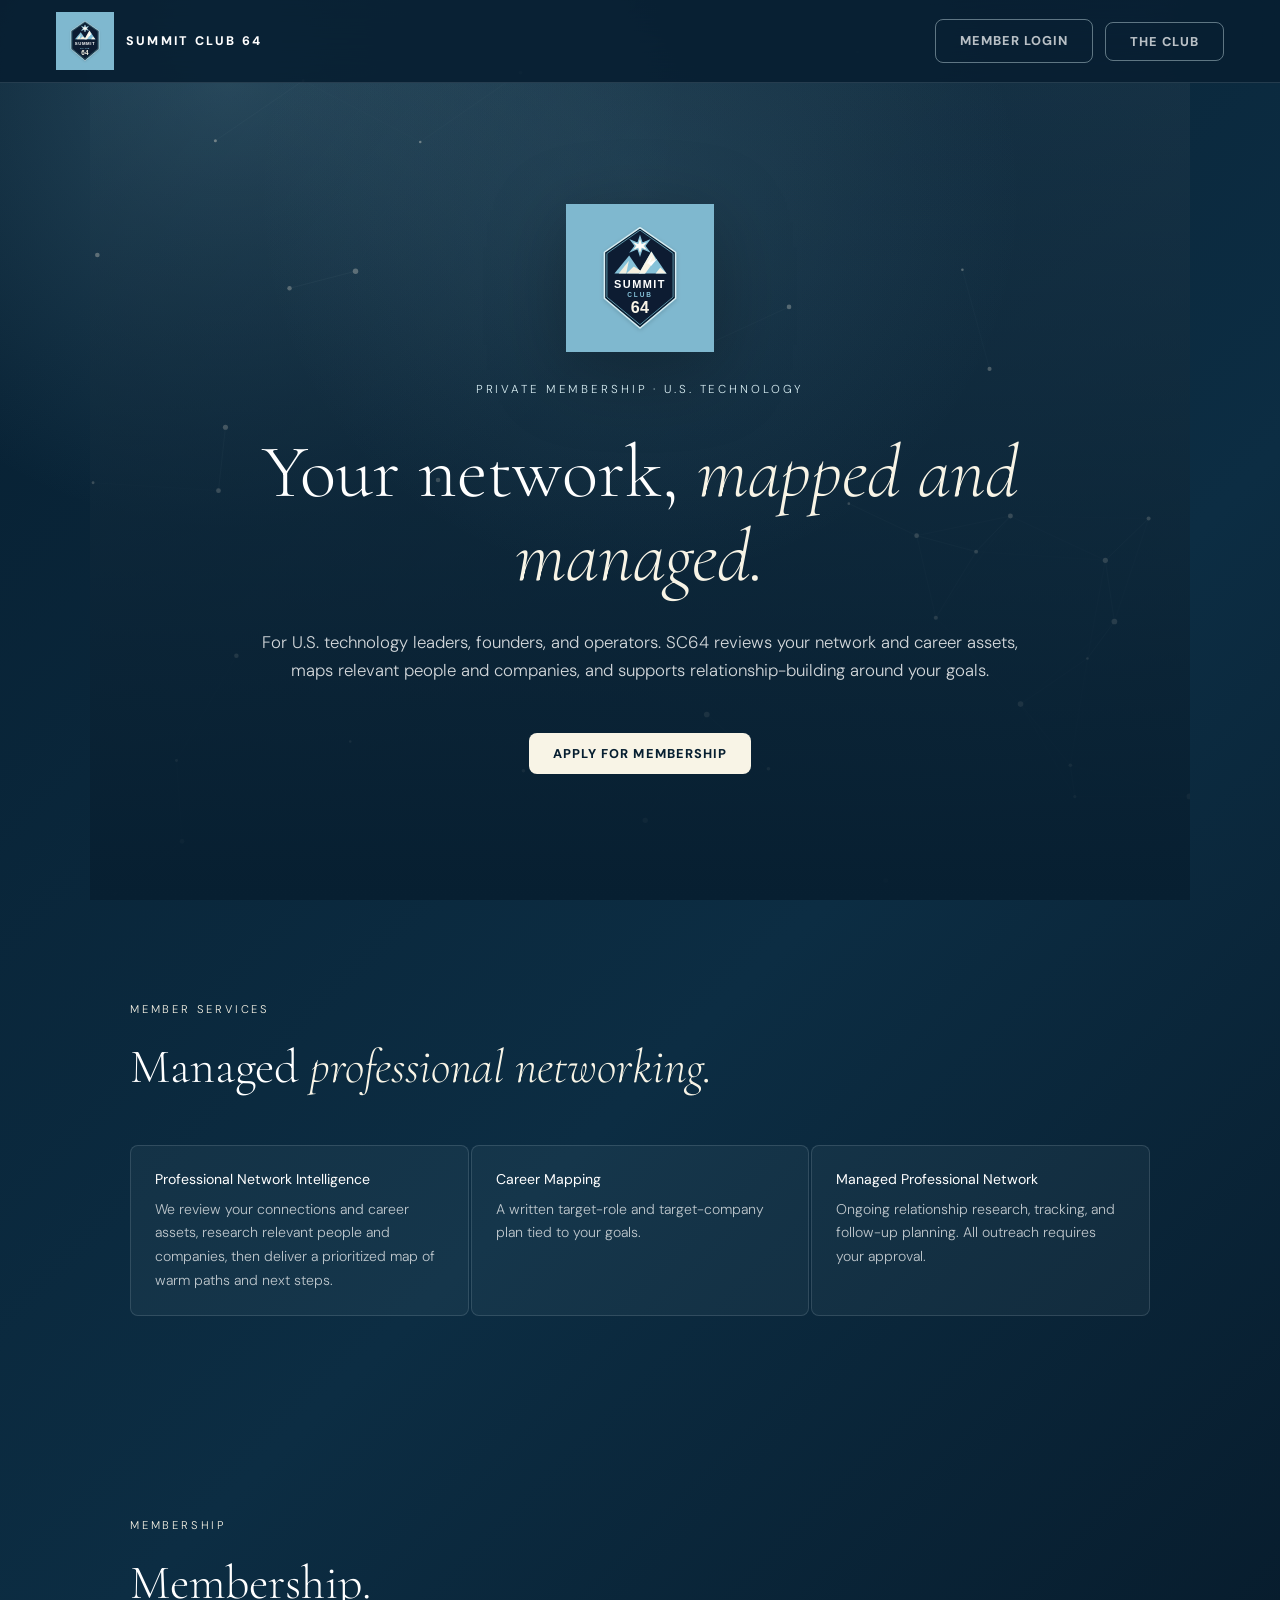
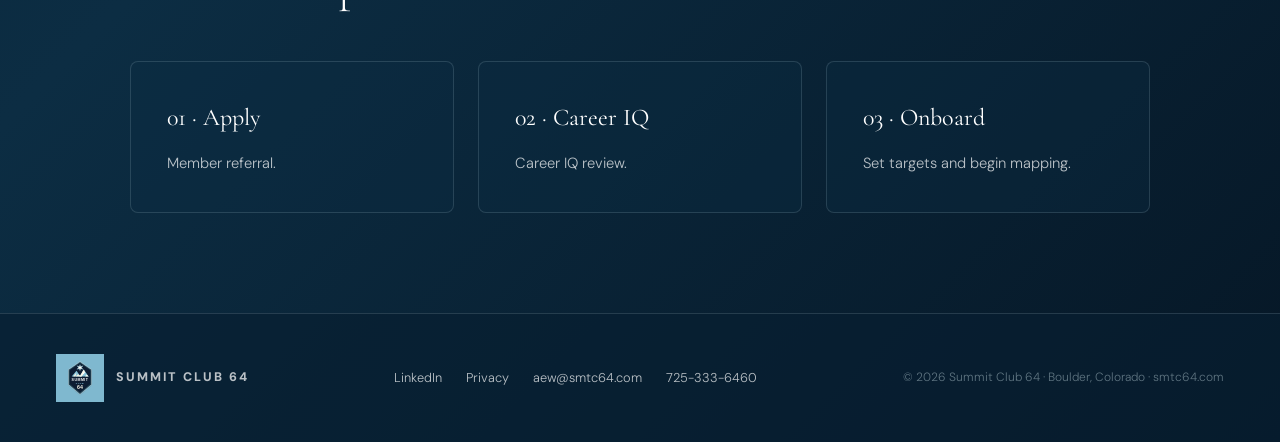
<file: index.html>
<!DOCTYPE html>
<html lang="en">
<head>
<meta charset="UTF-8">
<meta name="viewport" content="width=device-width, initial-scale=1.0">
<title>Summit Club 64 | Network Intelligence &amp; Career Mapping</title>
<meta name="description" content="Private professional network intelligence, career mapping, and managed network support for U.S. technology leaders, founders, and operators.">
<meta name="theme-color" content="#071f31">
<meta property="og:title" content="Summit Club 64 | Network Intelligence &amp; Career Mapping">
<meta property="og:description" content="Private network intelligence, career mapping, and managed professional-network support for U.S. technology leaders.">
<meta property="og:type" content="website">
<meta property="og:url" content="https://www.smtc64.com/">
<meta property="og:image" content="https://www.smtc64.com/assets/sc64-og-image-1200x630.png">
<meta property="og:image:width" content="1200">
<meta property="og:image:height" content="630">
<meta name="twitter:card" content="summary_large_image">
<meta name="twitter:title" content="Summit Club 64 | Private Career Club">
<meta name="twitter:description" content="A private career club offering Professional Network Intelligence, Career Mapping, and a Managed Professional Network.">
<meta name="twitter:image" content="https://www.smtc64.com/assets/sc64-og-image-1200x630.png">
<link rel="canonical" href="https://www.smtc64.com/">
<link rel="icon" type="image/png" sizes="32x32" href="/assets/sc64-favicon-32.png">
<link rel="apple-touch-icon" sizes="180x180" href="/assets/sc64-apple-touch-icon-180.png">
<link rel="icon" type="image/png" sizes="512x512" href="/assets/sc64-icon-512.png">
<link rel="manifest" href="/site.webmanifest">
<link rel="preload" href="/assets/sc64-logo.svg" as="image" type="image/svg+xml">
<link rel="preconnect" href="https://fonts.googleapis.com">
<link rel="preconnect" href="https://fonts.gstatic.com" crossorigin>
<link href="https://fonts.googleapis.com/css2?family=Cormorant+Garamond:ital,wght@0,300;0,400;0,500;1,300;1,400&amp;family=DM+Sans:wght@300;400;500&amp;display=swap" rel="stylesheet">
<style>
:root {
  --sky: #7fb8cf;
  --sky-light: #d9eef3;
  --ice: #86c2d9;
  --bg: #071f31;
  --bg2: #0c2d43;
  --surface: rgba(12,45,67,0.72);
  --surface-solid: #102f43;
  --border: rgba(217,238,243,0.14);
  --border-hover: rgba(217,238,243,0.42);
  --text: #ffffff;
  --muted: rgba(255,255,255,0.72);
  --accent: #7fb8cf;
  --accent2: #d9eef3;
  --plum: #86c2d9;
  --rust: #2f6f8a;
  --gold: #f8f4e6;
  --gold-muted: rgba(248,244,230,0.12);
  --paper: #f8f4e6;
  --ink: #071f31;
  --shadow: 0 18px 48px rgba(7,31,49,0.22);
}
*,*::before,*::after{box-sizing:border-box;margin:0;padding:0;}
html{scroll-behavior:smooth;}
body{font-family:'DM Sans',system-ui,sans-serif;background:radial-gradient(circle at 18% 4%,rgba(127,184,207,0.25),transparent 28rem),linear-gradient(135deg,var(--bg) 0%,var(--bg2) 52%,#061726 100%);color:var(--text);font-size:16px;line-height:1.7;font-weight:300;-webkit-font-smoothing:antialiased;overflow-x:hidden;}
nav{position:fixed;top:0;left:0;right:0;z-index:200;display:flex;align-items:center;justify-content:space-between;padding:12px 56px;background:rgba(7,31,49,0.9);backdrop-filter:blur(24px);-webkit-backdrop-filter:blur(24px);border-bottom:1px solid var(--border);}
.nav-logo{display:flex;align-items:center;gap:12px;color:var(--text);text-decoration:none;}
.nav-logo picture{display:block;flex:0 0 auto;}
.nav-logo img{display:block;width:58px;height:58px;object-fit:contain;}
.nav-logo-text{font-size:0.78rem;font-weight:800;letter-spacing:0.18em;text-transform:uppercase;line-height:1.2;}
.nav-actions{display:flex;gap:12px;align-items:center;}
.btn{display:inline-block;padding:10px 24px;border-radius:8px;font-size:0.8rem;font-weight:800;letter-spacing:0.08em;text-transform:uppercase;cursor:pointer;border:none;text-decoration:none;transition:all 0.2s ease;font-family:'DM Sans',sans-serif;}
.btn-ghost{background:transparent;border:1px solid var(--border-hover);color:var(--muted);}
.member-login{background:transparent;border:1px solid var(--border-hover);color:var(--muted);}
.member-login:hover{border-color:var(--sky-light);color:var(--sky-light);}
.btn-ghost:hover{border-color:var(--sky-light);color:var(--sky-light);}
.btn-primary{background:var(--gold);color:var(--ink);}
.btn-primary:hover{background:var(--sky-light);}
.btn-gold{background:transparent;border:1px solid var(--gold);color:var(--gold);}
.btn-gold:hover{background:var(--gold-muted);}
.hero{min-height:100vh;display:flex;align-items:center;justify-content:center;text-align:center;padding:150px 40px 72px;position:relative;overflow:hidden;}
#network-canvas{position:absolute;inset:0;width:100%;height:100%;opacity:0.74;}
.hero::after{content:'';position:absolute;inset:0;background:radial-gradient(circle at 50% 22%,rgba(127,184,207,0.12),transparent 24rem),linear-gradient(180deg,rgba(7,31,49,0.18),rgba(7,31,49,0.82) 74%,var(--bg));pointer-events:none;}
.hero-content{position:relative;z-index:1;width:min(1080px,100%);}
.hero-brand-logo{display:block;margin:0 auto 28px;opacity:0;animation:fadeUp 0.8s ease forwards 0.1s;}
.hero-brand-logo img{display:block;width:148px;height:148px;margin:0 auto;object-fit:contain;filter:drop-shadow(0 18px 38px rgba(0,0,0,0.26));}
.hero-eyebrow{font-size:0.72rem;letter-spacing:0.25em;text-transform:uppercase;color:var(--sky-light);margin-bottom:32px;opacity:0;animation:fadeUp 0.8s ease forwards 0.2s;}
.hero h1{font-family:'Cormorant Garamond',serif;font-size:4.7rem;font-weight:300;line-height:1.12;max-width:990px;margin:0 auto 28px;opacity:0;animation:fadeUp 0.8s ease forwards 0.4s;}
.hero h1 em{font-style:italic;color:var(--gold);}
.hero-sub{font-size:1.05rem;color:rgba(255,255,255,0.82);max-width:760px;margin:0 auto 48px;opacity:0;animation:fadeUp 0.8s ease forwards 0.6s;}
.hero-ctas{display:flex;gap:16px;justify-content:center;flex-wrap:wrap;opacity:0;animation:fadeUp 0.8s ease forwards 0.8s;}
.ticker-wrap{width:100%;overflow:hidden;padding:20px 0;border-top:1px solid var(--border);border-bottom:1px solid var(--border);background:rgba(12,45,67,0.82);}
.ticker-track{display:flex;gap:0;width:max-content;animation:ticker 34s linear infinite;}
.ticker-item{font-size:0.7rem;letter-spacing:0.2em;text-transform:uppercase;color:var(--muted);padding:0 40px;white-space:nowrap;}
.ticker-item span{color:var(--gold);margin-right:40px;}
@keyframes ticker{from{transform:translateX(0);}to{transform:translateX(-50%);}}
section{padding:100px 40px;max-width:1100px;margin:0 auto;}
.section-label{font-size:0.7rem;letter-spacing:0.25em;text-transform:uppercase;color:var(--gold);margin-bottom:20px;}
section h2{font-family:'Cormorant Garamond',serif;font-size:3rem;font-weight:300;line-height:1.2;margin-bottom:48px;}
section h2 em{font-style:italic;color:var(--gold);}
.lede{color:var(--muted);font-size:1rem;max-width:780px;margin-top:-28px;margin-bottom:42px;}
.services-grid{display:grid;grid-template-columns:repeat(auto-fit,minmax(240px,1fr));gap:2px;margin-top:48px;}
.service-card{background:var(--surface);padding:40px 32px;border:1px solid var(--border);border-radius:8px;box-shadow:var(--shadow);transition:border-color 0.2s,transform 0.2s;}
.service-card:hover{transform:translateY(-2px);}
.service-card:hover{border-color:var(--border-hover);}
.service-num{font-family:'Cormorant Garamond',serif;font-size:2.5rem;color:var(--border-hover);line-height:1;margin-bottom:20px;}
.service-card h3{font-family:'Cormorant Garamond',serif;font-size:1.35rem;font-weight:400;margin-bottom:12px;color:var(--text);}
.service-card p{color:var(--muted);font-size:0.92rem;}
.serve-grid{display:grid;grid-template-columns:repeat(auto-fit,minmax(280px,1fr));gap:24px;margin-top:16px;}
.serve-card{padding:36px;border:1px solid var(--border);border-radius:8px;background:rgba(12,45,67,0.36);transition:border-color 0.2s,background 0.2s;}
.serve-card:hover{border-color:var(--gold);background:var(--gold-muted);}
.serve-card h3{font-family:'Cormorant Garamond',serif;font-size:1.5rem;font-weight:400;margin-bottom:12px;}
.serve-card p{color:var(--muted);font-size:0.92rem;}
.engagement-wrap{background:var(--surface);border:1px solid var(--border);border-radius:8px;box-shadow:var(--shadow);padding:64px;display:grid;grid-template-columns:1fr 1fr;gap:64px;align-items:start;}
@media(max-width:768px){.engagement-wrap{grid-template-columns:1fr;padding:40px 28px;gap:40px;}}
.feature-list{list-style:none;margin:32px 0 40px;}
.feature-list li{padding:12px 0;border-bottom:1px solid var(--border);color:var(--muted);font-size:0.92rem;display:flex;align-items:flex-start;gap:12px;}
.feature-list li::before{content:"\00B7";color:var(--gold);font-size:1.4rem;line-height:1;}
.engagement-right{padding-top:8px;}
.engagement-right p{color:var(--muted);font-size:0.92rem;margin-bottom:24px;}
.forms-section{background:rgba(12,45,67,0.82);border-top:1px solid var(--border);border-bottom:1px solid var(--border);padding:80px 40px;}
.forms-inner{max-width:900px;margin:0 auto;}
.contact-panel{background:var(--surface);border:1px solid var(--border);padding:48px;border-radius:8px;box-shadow:var(--shadow);}
.contact-panel p{color:var(--muted);font-size:0.95rem;margin-bottom:24px;max-width:720px;}
.contact-actions{display:flex;flex-wrap:wrap;gap:14px;margin-top:28px;}
.signal-list{display:grid;grid-template-columns:repeat(auto-fit,minmax(220px,1fr));gap:2px;margin-top:32px;}
.signal-item{border:1px solid var(--border);border-radius:8px;padding:22px 24px;color:var(--muted);font-size:0.88rem;background:rgba(217,238,243,0.045);}
.signal-item strong{display:block;color:var(--text);font-weight:400;margin-bottom:6px;}
.proof-strip{display:grid;grid-template-columns:repeat(4,1fr);gap:2px;margin-top:42px;border:1px solid var(--border);background:var(--border);}
.proof-item{background:var(--bg);padding:22px 20px;text-align:left;}
.proof-item strong{display:block;font-family:'Cormorant Garamond',serif;font-size:1.7rem;font-weight:400;color:var(--gold);line-height:1.1;margin-bottom:6px;}
.proof-item span{display:block;color:var(--muted);font-size:0.78rem;letter-spacing:0.08em;text-transform:uppercase;line-height:1.4;}
.agent-section{max-width:100%;background:var(--paper);color:var(--ink);border-top:1px solid rgba(0,0,0,0.08);border-bottom:1px solid rgba(0,0,0,0.08);}
.agent-section .section-label{color:var(--rust);}
.agent-section h2{color:var(--ink);max-width:1000px;}
.agent-section h2 em{color:var(--rust);}
.agent-section .lede{color:#58615f;margin-top:-22px;}
.agent-inner{max-width:1120px;margin:0 auto;}
.agent-layout{display:grid;grid-template-columns:minmax(0,0.92fr) minmax(360px,1.08fr);gap:32px;align-items:stretch;margin-top:42px;}
.agent-summary{display:flex;flex-direction:column;gap:18px;}
.agent-point{border-left:3px solid var(--accent);padding:4px 0 4px 18px;color:#4c5552;font-size:0.95rem;}
.agent-point strong{display:block;color:var(--ink);font-weight:500;margin-bottom:4px;}
.agent-doc-actions{display:flex;flex-wrap:wrap;gap:12px;margin-top:8px;}
.agent-doc-actions .btn{color:var(--ink);}
.agent-doc-actions .btn-primary{color:#fff;}
.agent-panel{border:1px solid rgba(7,31,49,0.15);background:#fff;border-radius:8px;overflow:hidden;box-shadow:var(--shadow);}
.agent-topbar{display:flex;align-items:center;justify-content:space-between;gap:16px;background:var(--ink);color:#fff;padding:16px 18px;border-bottom:1px solid rgba(255,255,255,0.1);}
.agent-name{font-size:0.78rem;letter-spacing:0.16em;text-transform:uppercase;}
.agent-status{display:flex;align-items:center;gap:8px;color:#b9cbc8;font-size:0.78rem;}
.agent-status::before{content:'';width:8px;height:8px;border-radius:50%;background:var(--accent);}
.agent-screen{padding:22px;min-height:430px;display:flex;flex-direction:column;gap:18px;}
.agent-response{background:#eef7fa;border:1px solid rgba(127,184,207,0.34);border-radius:8px;padding:20px;color:#263744;font-size:0.94rem;min-height:178px;}
.agent-response strong{display:block;color:var(--ink);font-weight:500;margin-bottom:8px;}
.agent-response ul{margin:10px 0 0 18px;}
.agent-response li{margin:5px 0;}
.agent-prompts{display:grid;grid-template-columns:repeat(2,minmax(0,1fr));gap:10px;}
.agent-prompts button{border:1px solid rgba(23,27,28,0.16);background:#fff;color:var(--ink);border-radius:6px;padding:12px;text-align:left;font-family:'DM Sans',sans-serif;font-size:0.83rem;line-height:1.35;cursor:pointer;transition:border-color 0.2s,background 0.2s;}
.agent-prompts button:hover{border-color:var(--accent);background:#f7fbfa;}
.agent-input-row{display:grid;grid-template-columns:1fr auto;gap:10px;margin-top:auto;}
.agent-input-row input{min-width:0;border:1px solid rgba(23,27,28,0.18);border-radius:6px;padding:12px 14px;font:inherit;color:var(--ink);background:#fff;}
.agent-input-row button{border-radius:6px;}
.agent-note{font-size:0.78rem;color:#66706d;line-height:1.45;}
.agent-proof{display:grid;grid-template-columns:repeat(3,1fr);gap:2px;margin-top:32px;background:rgba(23,27,28,0.1);border:1px solid rgba(23,27,28,0.1);}
.agent-proof div{background:#fff;padding:18px;}
.agent-proof strong{display:block;color:var(--ink);font-weight:500;margin-bottom:5px;}
.agent-proof span{color:#59625f;font-size:0.84rem;}
.work-card-grid{display:grid;grid-template-columns:repeat(4,1fr);gap:2px;margin-top:32px;background:rgba(23,27,28,0.12);border:1px solid rgba(23,27,28,0.12);}
.work-card{background:#fff;padding:26px 22px;color:#4f5a57;}
.work-card h3{font-family:'Cormorant Garamond',serif;font-size:1.42rem;font-weight:400;color:var(--ink);margin-bottom:10px;}
.work-card p{font-size:0.9rem;line-height:1.6;}
.quote-panel{border:1px solid var(--border);background:var(--surface);padding:34px;border-radius:8px;color:var(--muted);font-size:0.96rem;margin-top:28px;}
.quote-panel strong{display:block;color:var(--gold);font-family:'Cormorant Garamond',serif;font-size:1.45rem;font-weight:400;margin-bottom:12px;}
.mode-grid{display:grid;grid-template-columns:repeat(2,minmax(0,1fr));gap:2px;margin-top:32px;background:var(--border);border:1px solid var(--border);}
.mode-card{background:var(--surface);padding:36px;color:var(--muted);}
.mode-card h3{font-family:'Cormorant Garamond',serif;font-size:1.55rem;font-weight:400;color:var(--text);margin-bottom:12px;}
.mode-card ul{margin:18px 0 0 18px;}
.mode-card li{margin:8px 0;}
footer{border-top:1px solid var(--border);padding:40px 56px;display:flex;align-items:center;justify-content:space-between;flex-wrap:wrap;gap:20px;background:rgba(7,31,49,0.64);}
.footer-brand{display:flex;align-items:center;gap:12px;color:var(--muted);}
.footer-brand img{display:block;width:48px;height:48px;object-fit:contain;}
.footer-brand span{font-size:0.78rem;font-weight:800;letter-spacing:0.16em;text-transform:uppercase;}
.footer-links{display:flex;gap:24px;flex-wrap:wrap;}
.footer-links a{font-size:0.8rem;color:var(--muted);text-decoration:none;transition:color 0.2s;}
.footer-links a:hover{color:var(--text);}
.footer-copy{font-size:0.75rem;color:var(--border-hover);}
.modal-overlay{display:none;position:fixed;inset:0;background:rgba(0,0,0,0.8);backdrop-filter:blur(8px);z-index:500;align-items:center;justify-content:center;padding:20px;}
.modal-overlay.open{display:flex;}
.modal{background:var(--bg2);border:1px solid var(--border);border-radius:8px;padding:48px;max-width:540px;width:100%;position:relative;max-height:90vh;overflow-y:auto;}
.modal-close{position:absolute;top:20px;right:20px;background:none;border:none;color:var(--muted);font-size:1.4rem;cursor:pointer;line-height:1;padding:4px 8px;transition:color 0.2s;}
.modal-close:hover{color:var(--text);}
.modal h2{font-family:'Cormorant Garamond',serif;font-size:1.8rem;font-weight:400;margin-bottom:8px;}
.modal-sub{color:var(--muted);font-size:0.88rem;margin-bottom:32px;}
@keyframes fadeUp{from{opacity:0;transform:translateY(20px);}to{opacity:1;transform:translateY(0);}}
.reveal{opacity:0;transform:translateY(24px);transition:opacity 0.7s ease,transform 0.7s ease;}
.reveal.visible{opacity:1;transform:translateY(0);}
@media(max-width:900px){.agent-layout{grid-template-columns:1fr;}.proof-strip,.agent-proof,.work-card-grid,.mode-grid{grid-template-columns:repeat(2,1fr);}.hero h1{font-size:3.7rem;}section h2{font-size:2.55rem;}}
@media(max-width:640px){nav{padding:12px 18px;}.nav-logo img{width:46px;height:46px;}.nav-logo-text{display:none;}.nav-actions{gap:8px;min-width:0;}.nav-actions .btn-ghost{display:none;}.nav-actions .btn-primary{padding:9px 12px;font-size:0.62rem;white-space:nowrap;}.btn{padding:9px 14px;font-size:0.68rem}.hero{padding:118px 24px 60px;min-height:92vh;}.hero-brand-logo img{width:122px;height:122px;}.hero h1{font-size:2.55rem;max-width:100%;}.hero-sub{font-size:0.94rem;}.hero-ctas .btn{width:100%;max-width:280px;}section h2{font-size:2.1rem;}footer{padding:32px 24px;flex-direction:column;align-items:flex-start;}section{padding:64px 24px;}.engagement-wrap,.contact-panel,.quote-panel{padding:32px 24px;}.proof-strip,.agent-proof,.agent-prompts,.work-card-grid,.mode-grid{grid-template-columns:1fr;}.agent-screen{padding:18px;}.agent-input-row{grid-template-columns:1fr;}}
</style>
</head>
<body>
<nav>
  <a class="nav-logo" href="#" aria-label="Summit Club 64 home">
    <picture>
      <source srcset="/assets/sc64-logo.svg" type="image/svg+xml">
      <img src="/assets/sc64-logo.svg" alt="Summit Club 64" width="58" height="58">
    </picture>
    <span class="nav-logo-text">Summit Club 64</span>
  </a>
  <div class="nav-actions">
    <a class="btn member-login" href="/login.html">Member Login</a>
    <button class="btn btn-ghost" onclick="document.getElementById('services').scrollIntoView({behavior:'smooth'})">The Club</button>
  </div>
</nav>

<section class="hero">
  <canvas id="network-canvas" aria-hidden="true"></canvas>
  <div class="hero-content">
    <picture class="hero-brand-logo">
      <source srcset="/assets/sc64-logo.svg" type="image/svg+xml">
      <img src="/assets/sc64-logo.svg" alt="Summit Club 64" width="148" height="148">
    </picture>
    <div class="hero-eyebrow">Private Membership · U.S. Technology</div>
    <h1>Your network, <em>mapped and managed.</em></h1>
    <p class="hero-sub">For U.S. technology leaders, founders, and operators. SC64 reviews your network and career assets, maps relevant people and companies, and supports relationship-building around your goals.</p>
    <div class="hero-ctas">
      <a class="btn btn-primary" href="/apply.html">Apply for Membership</a>
    </div>
     </div>
</section>

<section id="services">
  <div class="section-label reveal">Member Services</div>
  <h2 class="reveal">Managed <em>professional networking.</em></h2>
  
  <div class="signal-list reveal">
    <div class="signal-item"><strong>Professional Network Intelligence</strong>We review your connections and career assets, research relevant people and companies, then deliver a prioritized map of warm paths and next steps.</div>
    <div class="signal-item"><strong>Career Mapping</strong>A written target-role and target-company plan tied to your goals.</div>
    <div class="signal-item"><strong>Managed Professional Network</strong>Ongoing relationship research, tracking, and follow-up planning. All outreach requires your approval.</div>
  </div>
</section>

<section id="process">
  <div class="section-label reveal">Membership</div>
  <h2 class="reveal">Membership.</h2>
  <div class="serve-grid">
    <div class="serve-card reveal"><h3>01 · Apply</h3><p>Member referral.</p></div>
    <div class="serve-card reveal"><h3>02 · Career IQ</h3><p>Career IQ review.</p></div>
    <div class="serve-card reveal"><h3>03 · Onboard</h3><p>Set targets and begin mapping.</p></div>
  </div>
</section>

<footer>
  <div class="footer-brand">
    <picture>
      <source srcset="/assets/sc64-logo.svg" type="image/svg+xml">
      <img src="/assets/sc64-logo.svg" alt="" width="48" height="48">
    </picture>
    <span>Summit Club 64</span>
  </div>
  <div class="footer-links">
    <a href="https://www.linkedin.com/company/sc64/" target="_blank" rel="noopener">LinkedIn</a>
    <a href="/privacy.html">Privacy</a>
    <a href="mailto:aew@smtc64.com">aew@smtc64.com</a>
    <a href="tel:7253336460">725-333-6460</a>
  </div>
  <div class="footer-copy">&copy; 2026 Summit Club 64 &middot; Boulder, Colorado &middot; smtc64.com</div>
</footer>

<script>
const observer=new IntersectionObserver(entries=>{entries.forEach(e=>{if(e.isIntersecting){e.target.classList.add('visible');observer.unobserve(e.target);}});},{threshold:0.12});
document.querySelectorAll('.reveal').forEach(el=>observer.observe(el));
const canvas=document.getElementById('network-canvas');
if(canvas){
  const ctx=canvas.getContext('2d');
  const nodes=[];
  let width=0,height=0,raf=0;
  function resizeCanvas(){
    const ratio=window.devicePixelRatio||1;
    width=canvas.clientWidth;
    height=canvas.clientHeight;
    canvas.width=width*ratio;
    canvas.height=height*ratio;
    ctx.setTransform(ratio,0,0,ratio,0,0);
    nodes.length=0;
    const count=Math.max(34,Math.floor(width/26));
    for(let i=0;i<count;i++){
      nodes.push({x:Math.random()*width,y:Math.random()*height,vx:(Math.random()-.5)*0.28,vy:(Math.random()-.5)*0.28,r:Math.random()*1.8+1.2});
    }
  }
  function drawNetwork(){
    ctx.clearRect(0,0,width,height);
    const grad=ctx.createLinearGradient(0,0,width,height);
    grad.addColorStop(0,'rgba(127,184,207,0.18)');
    grad.addColorStop(0.52,'rgba(217,238,243,0.10)');
    grad.addColorStop(1,'rgba(248,244,230,0.10)');
    ctx.fillStyle=grad;
    ctx.fillRect(0,0,width,height);
    for(const node of nodes){
      node.x+=node.vx;node.y+=node.vy;
      if(node.x<0||node.x>width)node.vx*=-1;
      if(node.y<0||node.y>height)node.vy*=-1;
    }
    for(let i=0;i<nodes.length;i++){
      for(let j=i+1;j<nodes.length;j++){
        const a=nodes[i],b=nodes[j],dx=a.x-b.x,dy=a.y-b.y,dist=Math.hypot(dx,dy);
        if(dist<150){
          ctx.strokeStyle=`rgba(217,238,243,${(1-dist/150)*0.18})`;
          ctx.lineWidth=1;
          ctx.beginPath();ctx.moveTo(a.x,a.y);ctx.lineTo(b.x,b.y);ctx.stroke();
        }
      }
    }
    for(const node of nodes){
      ctx.fillStyle='rgba(248,244,230,0.8)';
      ctx.beginPath();ctx.arc(node.x,node.y,node.r,0,Math.PI*2);ctx.fill();
    }
    raf=requestAnimationFrame(drawNetwork);
  }
  resizeCanvas();
  drawNetwork();
  window.addEventListener('resize',()=>{cancelAnimationFrame(raf);resizeCanvas();drawNetwork();});
}
document.querySelectorAll('.modal-overlay').forEach(overlay=>{overlay.addEventListener('click',function(e){if(e.target===this)closeModal(this.id);});});
document.addEventListener('keydown',e=>{if(e.key==='Escape'){document.querySelectorAll('.modal-overlay.open').forEach(m=>closeModal(m.id));}});
if(window.matchMedia('(prefers-reduced-motion: reduce)').matches){document.querySelectorAll('.reveal').forEach(el=>el.classList.add('visible'));}
</script>
</body>
</html>
</file>
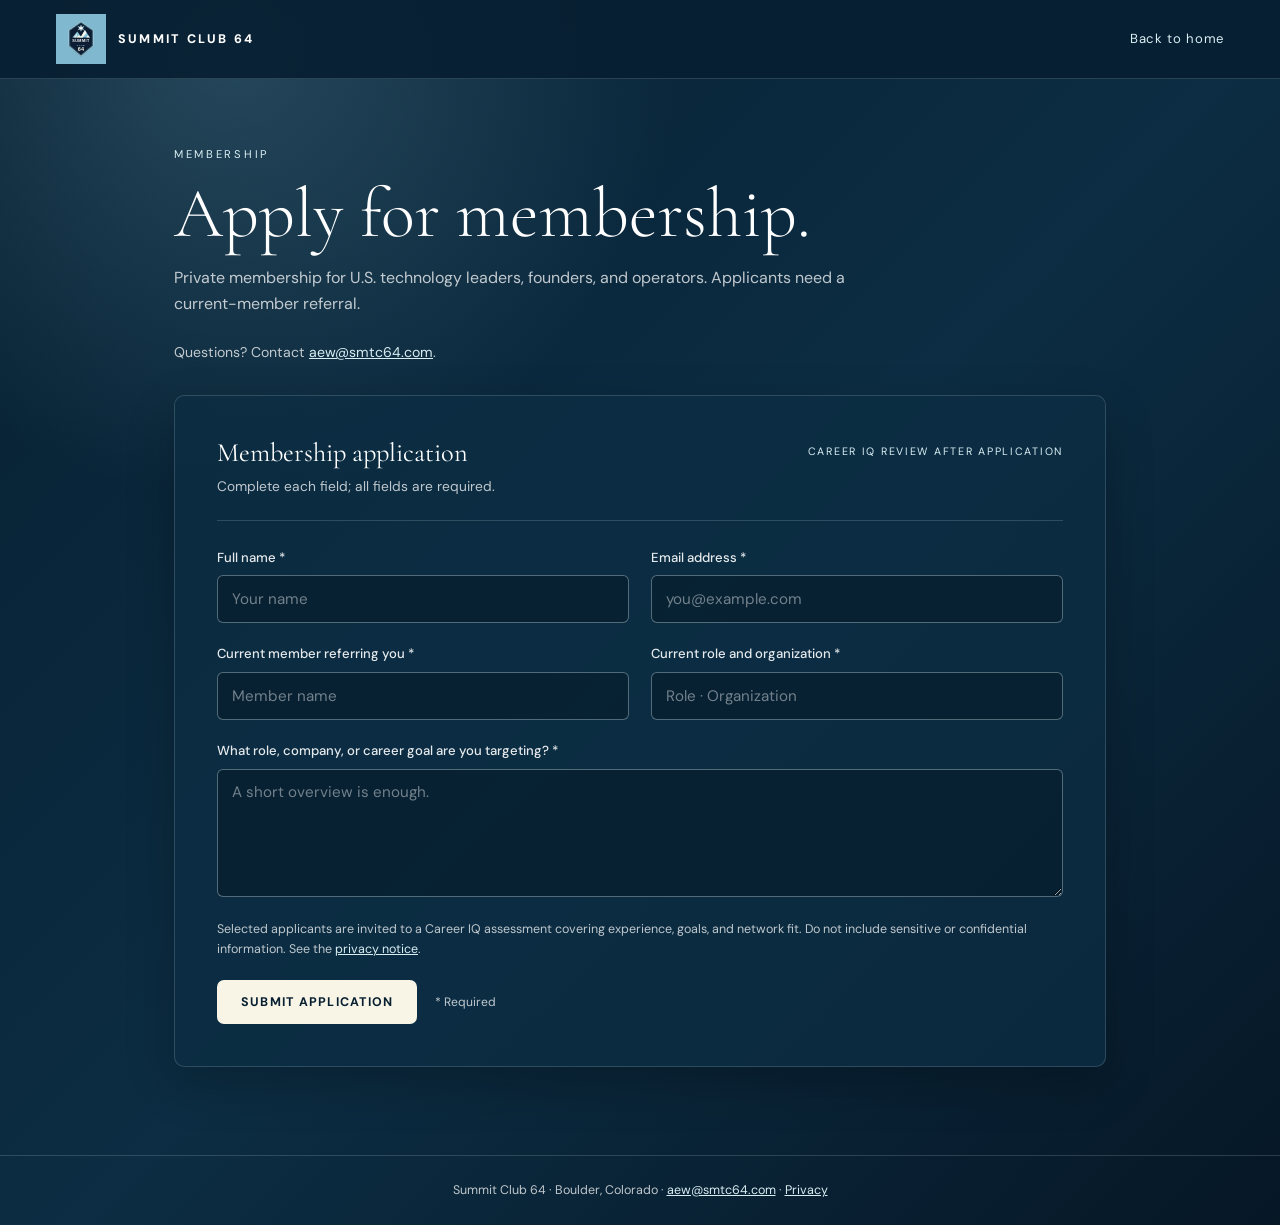
<file: apply.html>
<!DOCTYPE html>
<html lang="en">
<head>
<meta charset="UTF-8">
<meta name="viewport" content="width=device-width, initial-scale=1.0">
<title>Apply for Membership | Summit Club 64</title>
<meta name="description" content="Apply to Summit Club 64, a private network and career service for U.S. technology leaders, founders, and operators.">
<meta name="theme-color" content="#071f31">
<link rel="icon" type="image/png" sizes="32x32" href="/assets/sc64-favicon-32.png">
<link rel="preload" href="/assets/sc64-logo.svg" as="image" type="image/svg+xml">
<link rel="preconnect" href="https://fonts.googleapis.com">
<link rel="preconnect" href="https://fonts.gstatic.com" crossorigin>
<link href="https://fonts.googleapis.com/css2?family=Cormorant+Garamond:wght@300;400;500&family=DM+Sans:wght@300;400;500&display=swap" rel="stylesheet">
<style>
:root{--sky:#7fb8cf;--sky-light:#d9eef3;--bg:#071f31;--bg2:#0c2d43;--surface:rgba(12,45,67,.78);--border:rgba(217,238,243,.17);--border-strong:rgba(217,238,243,.36);--text:#fff;--muted:rgba(255,255,255,.74);--gold:#f8f4e6;--ink:#071f31}
*{box-sizing:border-box}
html{scroll-behavior:smooth}
body{margin:0;min-height:100vh;font-family:'DM Sans',system-ui,sans-serif;color:var(--text);background:radial-gradient(circle at 18% 4%,rgba(127,184,207,.25),transparent 28rem),linear-gradient(135deg,var(--bg),var(--bg2) 52%,#061726);line-height:1.65}
nav{display:flex;align-items:center;justify-content:space-between;padding:14px clamp(20px,5vw,56px);background:rgba(7,31,49,.9);border-bottom:1px solid var(--border)}
.brand{display:flex;align-items:center;gap:12px;color:#fff;text-decoration:none;font-size:.78rem;font-weight:800;letter-spacing:.18em;text-transform:uppercase}
.brand img{width:50px;height:50px;object-fit:contain}
.back{color:#d9eef3;text-decoration:none;font-size:.82rem;letter-spacing:.05em}
main{max-width:980px;margin:0 auto;padding:66px 24px 88px}
.eyebrow{font-size:.7rem;letter-spacing:.24em;text-transform:uppercase;color:var(--sky-light)}
h1{font:300 clamp(2.9rem,6vw,4.4rem)/1.04 'Cormorant Garamond',serif;margin:14px 0 14px}
.intro{max-width:700px;color:var(--muted);margin:0 0 24px;font-size:1rem}
.direct-contact{margin:0 0 30px;color:var(--muted);font-size:.88rem}
a{color:var(--sky-light)}
.form-shell{padding:clamp(24px,4vw,42px);border:1px solid var(--border);border-radius:10px;background:var(--surface);box-shadow:0 18px 48px rgba(0,0,0,.22)}
.form-heading{display:flex;justify-content:space-between;gap:24px;align-items:flex-start;padding-bottom:22px;margin-bottom:26px;border-bottom:1px solid var(--border)}
.form-heading h2{font:400 1.65rem/1.15 'Cormorant Garamond',serif;margin:0 0 7px}
.form-heading p{margin:0;color:var(--muted);font-size:.86rem}
.form-tag{white-space:nowrap;color:var(--sky-light);font-size:.67rem;letter-spacing:.16em;text-transform:uppercase;padding-top:5px}
.fields{display:grid;grid-template-columns:1fr 1fr;gap:20px 22px}
.field{display:flex;flex-direction:column;gap:7px}
.field-full{grid-column:1/-1}
label{font-size:.82rem;color:rgba(255,255,255,.9);font-weight:500}
input,textarea{width:100%;border:1px solid var(--border-strong);border-radius:6px;background:rgba(4,20,32,.42);color:var(--text);font:400 .95rem 'DM Sans',system-ui,sans-serif;padding:12px 14px;outline:none;transition:border-color .18s,background .18s}
input{height:48px}
textarea{min-height:128px;resize:vertical}
input::placeholder,textarea::placeholder{color:rgba(255,255,255,.43)}
input:focus,textarea:focus{border-color:var(--sky);background:rgba(4,20,32,.66);box-shadow:0 0 0 3px rgba(127,184,207,.12)}
.form-note{margin:22px 0 20px;color:var(--muted);font-size:.78rem}
.actions{display:flex;align-items:center;gap:18px;flex-wrap:wrap}
.submit{appearance:none;border:0;border-radius:7px;background:var(--gold);color:var(--ink);font:700 .78rem 'DM Sans',sans-serif;letter-spacing:.1em;text-transform:uppercase;padding:14px 24px;cursor:pointer}
.submit:hover{background:var(--sky-light)}
.submit:disabled{opacity:.7;cursor:wait}
.required-note{color:var(--muted);font-size:.76rem}
.success{padding:28px;border:1px solid rgba(127,184,207,.48);border-radius:8px;background:rgba(127,184,207,.09)}
.success h2{font:400 1.8rem 'Cormorant Garamond',serif;margin:0 0 8px}
.success p{margin:0;color:var(--muted)}
footer{border-top:1px solid var(--border);padding:24px;text-align:center;color:var(--muted);font-size:.78rem}
@media(max-width:650px){main{padding:46px 16px 64px}.fields{grid-template-columns:1fr;gap:16px}.field-full{grid-column:auto}.form-heading{display:block}.form-tag{margin-top:12px}.actions{align-items:flex-start}}
@media(prefers-reduced-motion:reduce){html{scroll-behavior:auto}*{transition:none!important}}
</style>
</head>
<body>
<nav>
<a class="brand" href="/"><img src="/assets/sc64-logo.svg" alt=""><span>Summit Club 64</span></a>
<a class="back" href="/">Back to home</a>
</nav>
<main>
<div class="eyebrow">Membership</div>
<h1>Apply for membership.</h1>
<p class="intro">Private membership for U.S. technology leaders, founders, and operators. Applicants need a current-member referral.</p>
<p class="direct-contact">Questions? Contact <a href="mailto:aew@smtc64.com">aew@smtc64.com</a>.</p>
<section class="form-shell" aria-labelledby="form-title">
<div class="form-heading">
<div><h2 id="form-title">Membership application</h2><p>Complete each field; all fields are required.</p></div>
<div class="form-tag">Career IQ review after application</div>
</div>
<form id="membership-application" action="https://docs.google.com/forms/d/e/1FAIpQLSd7Qb0LpAhAad7cScQeC1XGQVvBxGkirxmBcb_JIgCHwkKNjw/formResponse" method="post" target="sc64-form-response" accept-charset="UTF-8">
<input type="hidden" name="fvv" value="1">
<input type="hidden" name="pageHistory" value="0">
<input type="hidden" name="fbzx" value="-7647185935592176860">
<input type="hidden" name="submissionTimestamp" value="-1">
<div class="fields">
<div class="field"><label for="full-name">Full name <span aria-hidden="true">*</span></label><input id="full-name" name="entry.420807348" type="text" autocomplete="name" placeholder="Your name" required></div>
<div class="field"><label for="email">Email address <span aria-hidden="true">*</span></label><input id="email" name="entry.981338101" type="email" autocomplete="email" placeholder="you@example.com" required></div>
<div class="field"><label for="referrer">Current member referring you <span aria-hidden="true">*</span></label><input id="referrer" name="entry.96905086" type="text" placeholder="Member name" required></div>
<div class="field"><label for="role">Current role and organization <span aria-hidden="true">*</span></label><input id="role" name="entry.2045488667" type="text" autocomplete="organization-title" placeholder="Role · Organization" required></div>
<div class="field field-full"><label for="career-goal">What role, company, or career goal are you targeting? <span aria-hidden="true">*</span></label><textarea id="career-goal" name="entry.1575873455" placeholder="A short overview is enough." required></textarea></div>
</div>
<p class="form-note">Selected applicants are invited to a Career IQ assessment covering experience, goals, and network fit. Do not include sensitive or confidential information. See the <a href="/privacy.html">privacy notice</a>.</p>
<div class="actions"><button class="submit" id="submit-button" type="submit">Submit application</button><span class="required-note">* Required</span></div>
</form>
<div class="success" id="submission-success" role="status" tabindex="-1" hidden><h2>Application received.</h2><p>Thank you for applying to Summit Club 64. We’ll review your application and follow up at the email address you provided.</p></div>
</section>
</main>
<iframe name="sc64-form-response" id="sc64-form-response" title="Application submission response" hidden></iframe>
<script>
(()=>{const form=document.getElementById('membership-application');const frame=document.getElementById('sc64-form-response');const button=document.getElementById('submit-button');const success=document.getElementById('submission-success');let pending=false;form.addEventListener('submit',()=>{pending=true;button.disabled=true;button.textContent='Submitting…';});frame.addEventListener('load',()=>{if(!pending)return;pending=false;form.hidden=true;success.hidden=false;success.focus();});})();
</script>
<footer>Summit Club 64 · Boulder, Colorado · <a href="mailto:aew@smtc64.com">aew@smtc64.com</a> · <a href="/privacy.html">Privacy</a></footer>
</body>
</html>
</file>
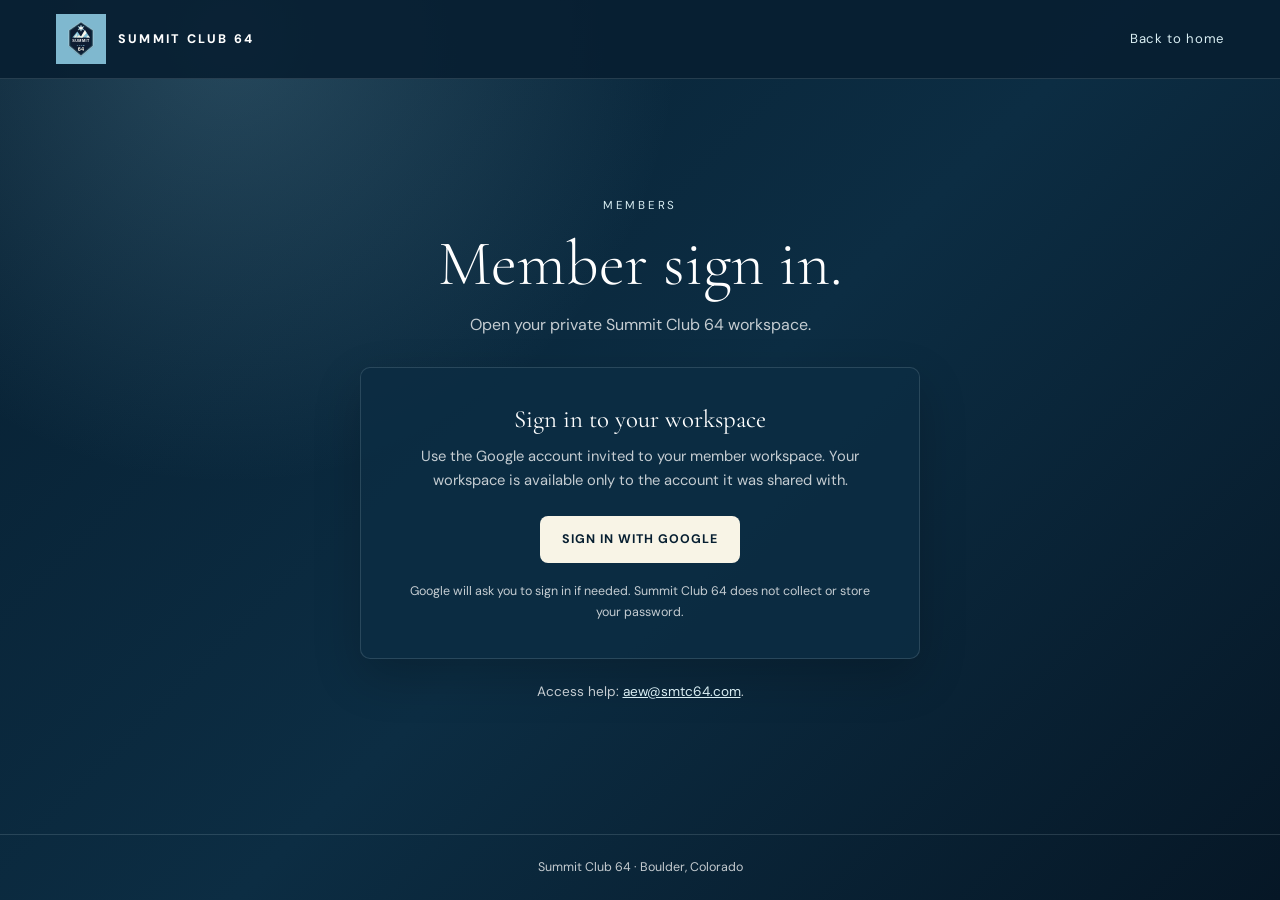
<file: login.html>
<!DOCTYPE html>
<html lang="en">
<head>
<meta charset="UTF-8">
<meta name="viewport" content="width=device-width, initial-scale=1.0">
<title>Member Login | Summit Club 64</title>
<meta name="description" content="Sign in to your Summit Club 64 member workspace.">
<meta name="theme-color" content="#071f31">
<link rel="icon" type="image/png" sizes="32x32" href="/assets/sc64-favicon-32.png">
<link rel="preload" href="/assets/sc64-logo.svg" as="image" type="image/svg+xml">
<link rel="preconnect" href="https://fonts.googleapis.com">
<link rel="preconnect" href="https://fonts.gstatic.com" crossorigin>
<link href="https://fonts.googleapis.com/css2?family=Cormorant+Garamond:wght@300;400;500&family=DM+Sans:wght@300;400;500&display=swap" rel="stylesheet">
<style>
:root{--sky:#7fb8cf;--bg:#071f31;--bg2:#0c2d43;--border:rgba(217,238,243,.14);--text:#fff;--muted:rgba(255,255,255,.76);--gold:#f8f4e6;--ink:#071f31}
*{box-sizing:border-box}body{margin:0;min-height:100vh;font-family:'DM Sans',system-ui,sans-serif;color:var(--text);background:radial-gradient(circle at 18% 4%,rgba(127,184,207,.25),transparent 28rem),linear-gradient(135deg,var(--bg),var(--bg2) 52%,#061726);line-height:1.65;display:flex;flex-direction:column}
nav{display:flex;align-items:center;justify-content:space-between;padding:14px clamp(20px,5vw,56px);background:rgba(7,31,49,.9);border-bottom:1px solid var(--border)}
.brand{display:flex;align-items:center;gap:12px;color:#fff;text-decoration:none;font-size:.78rem;font-weight:800;letter-spacing:.18em;text-transform:uppercase}
.brand img{width:50px;height:50px;object-fit:contain}
.back{color:#d9eef3;text-decoration:none;font-size:.82rem;letter-spacing:.05em}
main{width:min(560px,calc(100% - 32px));margin:auto;padding:70px 0}
.eyebrow{font-size:.72rem;letter-spacing:.24em;text-transform:uppercase;color:#d9eef3;text-align:center}
h1{font:300 clamp(2.7rem,6vw,4rem)/1.08 'Cormorant Garamond',serif;text-align:center;margin:14px 0}
.intro{text-align:center;color:var(--muted);margin:0 auto 28px;max-width:470px}
.card{padding:36px;border:1px solid var(--border);border-radius:10px;background:rgba(12,45,67,.86);box-shadow:0 18px 48px rgba(0,0,0,.2);text-align:center}
.card h2{font:400 1.55rem 'Cormorant Garamond',serif;margin:0 0 10px}
.card p{color:var(--muted);font-size:.92rem;margin:0 0 24px}
.btn{display:inline-block;padding:13px 22px;border-radius:8px;text-decoration:none;text-transform:uppercase;letter-spacing:.08em;font-size:.78rem;font-weight:700}
.btn-primary{background:var(--gold);color:var(--ink)}
.btn-primary:hover{background:#d9eef3}
.small{font-size:.78rem!important;margin:18px 0 0!important}
.small a,.contact a{color:#d9eef3}
.contact{text-align:center;margin-top:22px;color:var(--muted);font-size:.85rem}
footer{border-top:1px solid var(--border);padding:22px;text-align:center;color:var(--muted);font-size:.78rem}
</style>
</head>
<body>
<nav><a class="brand" href="/"><img src="/assets/sc64-logo.svg" alt=""><span>Summit Club 64</span></a><a class="back" href="/">Back to home</a></nav>
<main>
<div class="eyebrow">Members</div>
<h1>Member sign in.</h1>
<p class="intro">Open your private Summit Club 64 workspace.</p>
<section class="card" aria-labelledby="login-title">
<h2 id="login-title">Sign in to your workspace</h2>
<p>Use the Google account invited to your member workspace. Your workspace is available only to the account it was shared with.</p>
<a class="btn btn-primary" href="https://drive.google.com/drive/my-drive">Sign in with Google</a>
<p class="small">Google will ask you to sign in if needed. Summit Club 64 does not collect or store your password.</p>
</section>
<p class="contact">Access help: <a href="mailto:aew@smtc64.com">aew@smtc64.com</a>.</p>
</main>
<footer>Summit Club 64 · Boulder, Colorado</footer>
</body>
</html>
</file>
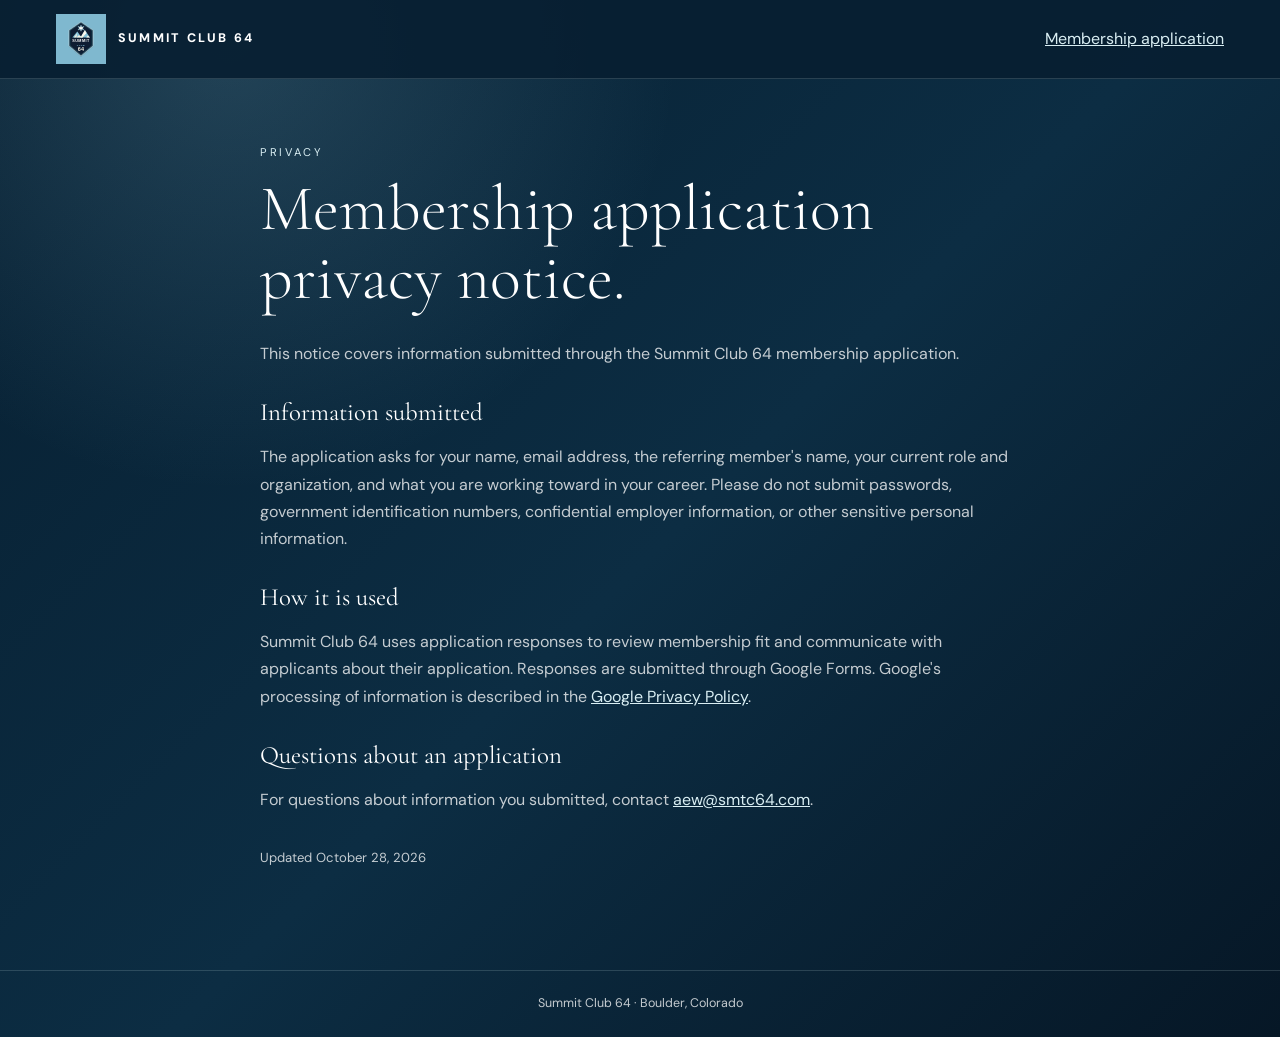
<file: privacy.html>
<!DOCTYPE html>
<html lang="en">
<head>
<meta charset="UTF-8">
<meta name="viewport" content="width=device-width, initial-scale=1.0">
<title>Privacy Notice | Summit Club 64</title>
<meta name="description" content="How Summit Club 64 handles information submitted with a membership application.">
<meta name="theme-color" content="#071f31">
<link rel="icon" type="image/png" sizes="32x32" href="/assets/sc64-favicon-32.png">
<link rel="preconnect" href="https://fonts.googleapis.com">
<link rel="preconnect" href="https://fonts.gstatic.com" crossorigin>
<link href="https://fonts.googleapis.com/css2?family=Cormorant+Garamond:wght@300;400;500&family=DM+Sans:wght@300;400;500&display=swap" rel="stylesheet">
<style>
:root{--sky:#7fb8cf;--bg:#071f31;--bg2:#0c2d43;--border:rgba(217,238,243,.16);--text:#fff;--muted:rgba(255,255,255,.76);--gold:#f8f4e6}
*{box-sizing:border-box}body{margin:0;min-height:100vh;font-family:'DM Sans',system-ui,sans-serif;color:var(--text);background:radial-gradient(circle at 18% 4%,rgba(127,184,207,.22),transparent 28rem),linear-gradient(135deg,var(--bg),var(--bg2) 52%,#061726);line-height:1.7}
nav{display:flex;align-items:center;justify-content:space-between;padding:14px clamp(20px,5vw,56px);background:rgba(7,31,49,.9);border-bottom:1px solid var(--border)}
.brand{display:flex;align-items:center;gap:12px;color:#fff;text-decoration:none;font-size:.78rem;font-weight:800;letter-spacing:.18em;text-transform:uppercase}.brand img{width:50px;height:50px;object-fit:contain}
a{color:#d9eef3}main{width:min(760px,calc(100% - 36px));margin:0 auto;padding:64px 0 88px}.eyebrow{font-size:.7rem;letter-spacing:.24em;text-transform:uppercase;color:#d9eef3}
h1{font:300 clamp(2.8rem,6vw,4rem)/1.08 'Cormorant Garamond',serif;margin:12px 0 28px}h2{font:400 1.55rem 'Cormorant Garamond',serif;margin:30px 0 8px}
p,li{color:var(--muted)}ul{padding-left:22px}li{margin:5px 0}.updated{font-size:.82rem;margin-top:34px}footer{border-top:1px solid var(--border);padding:22px;text-align:center;color:var(--muted);font-size:.78rem}
</style>
</head>
<body>
<nav><a class="brand" href="/"><img src="/assets/sc64-logo.svg" alt=""><span>Summit Club 64</span></a><a href="/apply.html">Membership application</a></nav>
<main>
<div class="eyebrow">Privacy</div>
<h1>Membership application privacy notice.</h1>
<p>This notice covers information submitted through the Summit Club 64 membership application.</p>
<h2>Information submitted</h2>
<p>The application asks for your name, email address, the referring member's name, your current role and organization, and what you are working toward in your career. Please do not submit passwords, government identification numbers, confidential employer information, or other sensitive personal information.</p>
<h2>How it is used</h2>
<p>Summit Club 64 uses application responses to review membership fit and communicate with applicants about their application. Responses are submitted through Google Forms. Google's processing of information is described in the <a href="https://policies.google.com/privacy" target="_blank" rel="noopener">Google Privacy Policy</a>.</p>
<h2>Questions about an application</h2>
<p>For questions about information you submitted, contact <a href="mailto:aew@smtc64.com">aew@smtc64.com</a>.</p>
<p class="updated">Updated October 28, 2026</p>
</main>
<footer>Summit Club 64 · Boulder, Colorado</footer>
</body>
</html>
</file>
